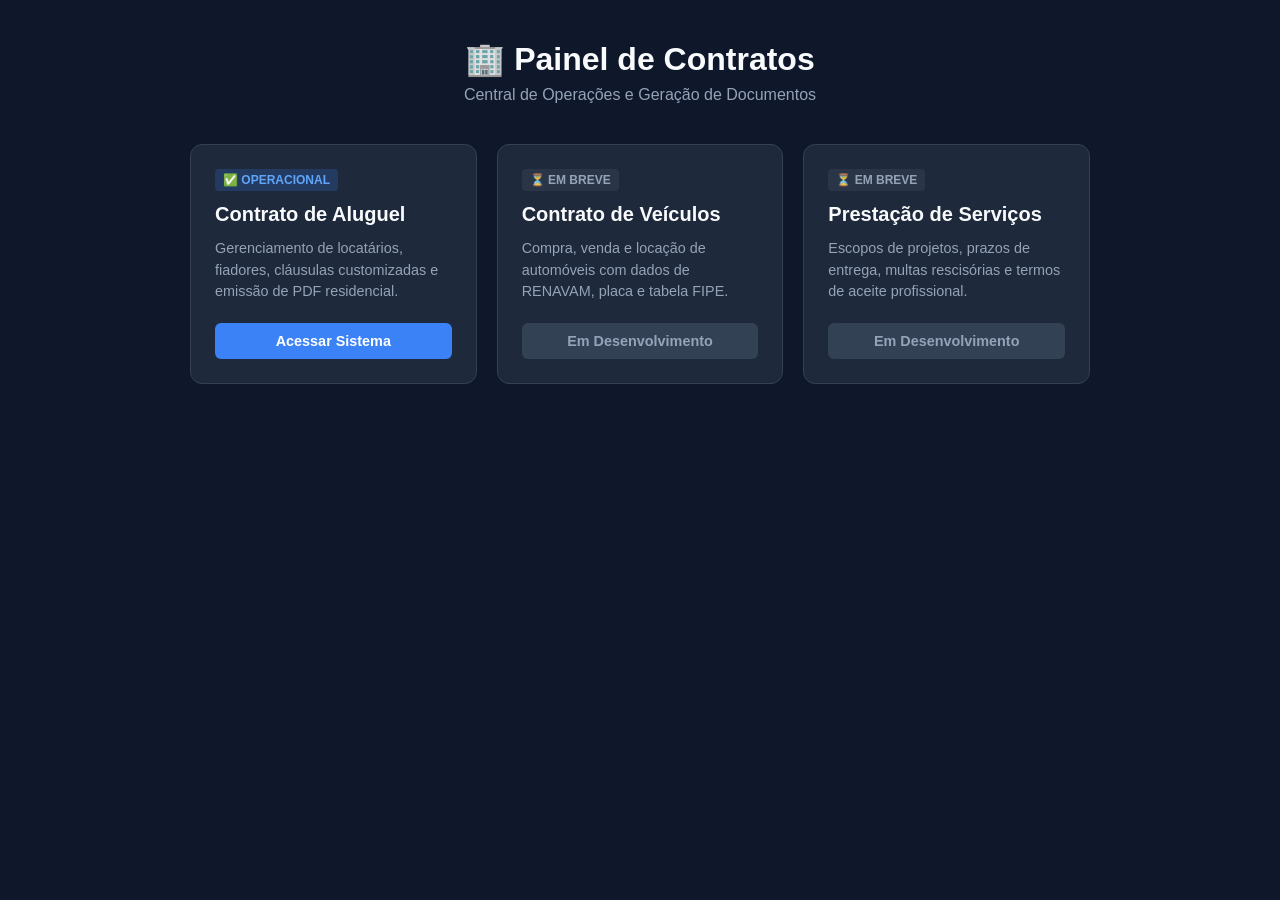
<file: index.html>
<!DOCTYPE html>
<html lang="pt-BR">
<head>
    <meta charset="UTF-8">
    <meta name="viewport" content="width=device-width, initial-scale=1.0">
    <title>Central de Contratos - Gestão</title>
    <style>
        :root {
            --bg-color: #0f172a;
            --card-bg: #1e293b;
            --text-primary: #f8fafc;
            --text-secondary: #94a3b8;
            --accent: #3b82f6;
            --accent-hover: #2563eb;
            --border: #334155;
        }

        * {
            margin: 0;
            padding: 0;
            box-sizing: border-box;
            font-family: -apple-system, BlinkMacSystemFont, "Segoe UI", Roboto, Helvetica, Arial, sans-serif;
        }

        body {
            background-color: var(--bg-color);
            color: var(--text-primary);
            min-height: 100vh;
            display: flex;
            flex-direction: column;
            align-items: center;
            padding: 40px 20px;
        }

        header {
            text-align: center;
            margin-bottom: 40px;
        }

        header h1 {
            font-size: 2rem;
            margin-bottom: 8px;
            font-weight: 700;
        }

        header p {
            color: var(--text-secondary);
            font-size: 1rem;
        }

        .dashboard-grid {
            display: grid;
            grid-template-columns: repeat(auto-fit, minmax(280px, 1fr));
            gap: 20px;
            width: 100%;
            max-width: 900px;
        }

        .card {
            background-color: var(--card-bg);
            border: 1px solid var(--border);
            border-radius: 12px;
            padding: 24px;
            display: flex;
            flex-direction: column;
            justify-content: space-between;
            transition: transform 0.2s ease, border-color 0.2s ease;
        }

        .card:hover {
            transform: translateY(-4px);
            border-color: var(--accent);
        }

        .card-content h3 {
            font-size: 1.25rem;
            margin-bottom: 12px;
            color: var(--text-primary);
        }

        .card-content p {
            color: var(--text-secondary);
            font-size: 0.9rem;
            line-height: 1.5;
            margin-bottom: 20px;
        }

        .badge {
            display: inline-block;
            padding: 4px 8px;
            font-size: 0.75rem;
            font-weight: 600;
            text-transform: uppercase;
            border-radius: 4px;
            margin-bottom: 12px;
        }

        .badge.active {
            background-color: rgba(59, 130, 246, 0.2);
            color: #60a5fa;
        }

        .badge.pending {
            background-color: rgba(148, 163, 184, 0.1);
            color: var(--text-secondary);
        }

        .btn {
            display: block;
            text-align: center;
            background-color: var(--accent);
            color: white;
            text-decoration: none;
            padding: 10px 16px;
            border-radius: 6px;
            font-weight: 600;
            font-size: 0.9rem;
            transition: background-color 0.2s;
        }

        .btn:hover {
            background-color: var(--accent-hover);
        }

        .btn.disabled {
            background-color: var(--border);
            color: var(--text-secondary);
            pointer-events: none;
            cursor: not-allowed;
        }
    </style>
</head>
<body>

    <header>
        <h1>🏢 Painel de Contratos</h1>
        <p>Central de Operações e Geração de Documentos</p>
    </header>

    <div class="dashboard-grid">
        <!-- Módulo 1: Aluguel (Ativo agora) -->
        <div class="card">
            <div class="card-content">
                <span class="badge active">✅ Operacional</span>
                <h3>Contrato de Aluguel</h3>
                <p>Gerenciamento de locatários, fiadores, cláusulas customizadas e emissão de PDF residencial.</p>
            </div>
            <a href="aluguel.html" class="btn">Acessar Sistema</a>
        </div>

        <!-- Módulo 2: Veículos (Futuro) -->
        <div class="card">
            <div class="card-content">
                <span class="badge pending">⏳ Em Breve</span>
                <h3>Contrato de Veículos</h3>
                <p>Compra, venda e locação de automóveis com dados de RENAVAM, placa e tabela FIPE.</p>
            </div>
            <a href="#" class="btn disabled">Em Desenvolvimento</a>
        </div>

        <!-- Módulo 3: Prestação de Serviços (Futuro) -->
        <div class="card">
            <div class="card-content">
                <span class="badge pending">⏳ Em Breve</span>
                <h3>Prestação de Serviços</h3>
                <p>Escopos de projetos, prazos de entrega, multas rescisórias e termos de aceite profissional.</p>
            </div>
            <a href="#" class="btn disabled">Em Desenvolvimento</a>
        </div>
    </div>

</body>
</html>
</file>
